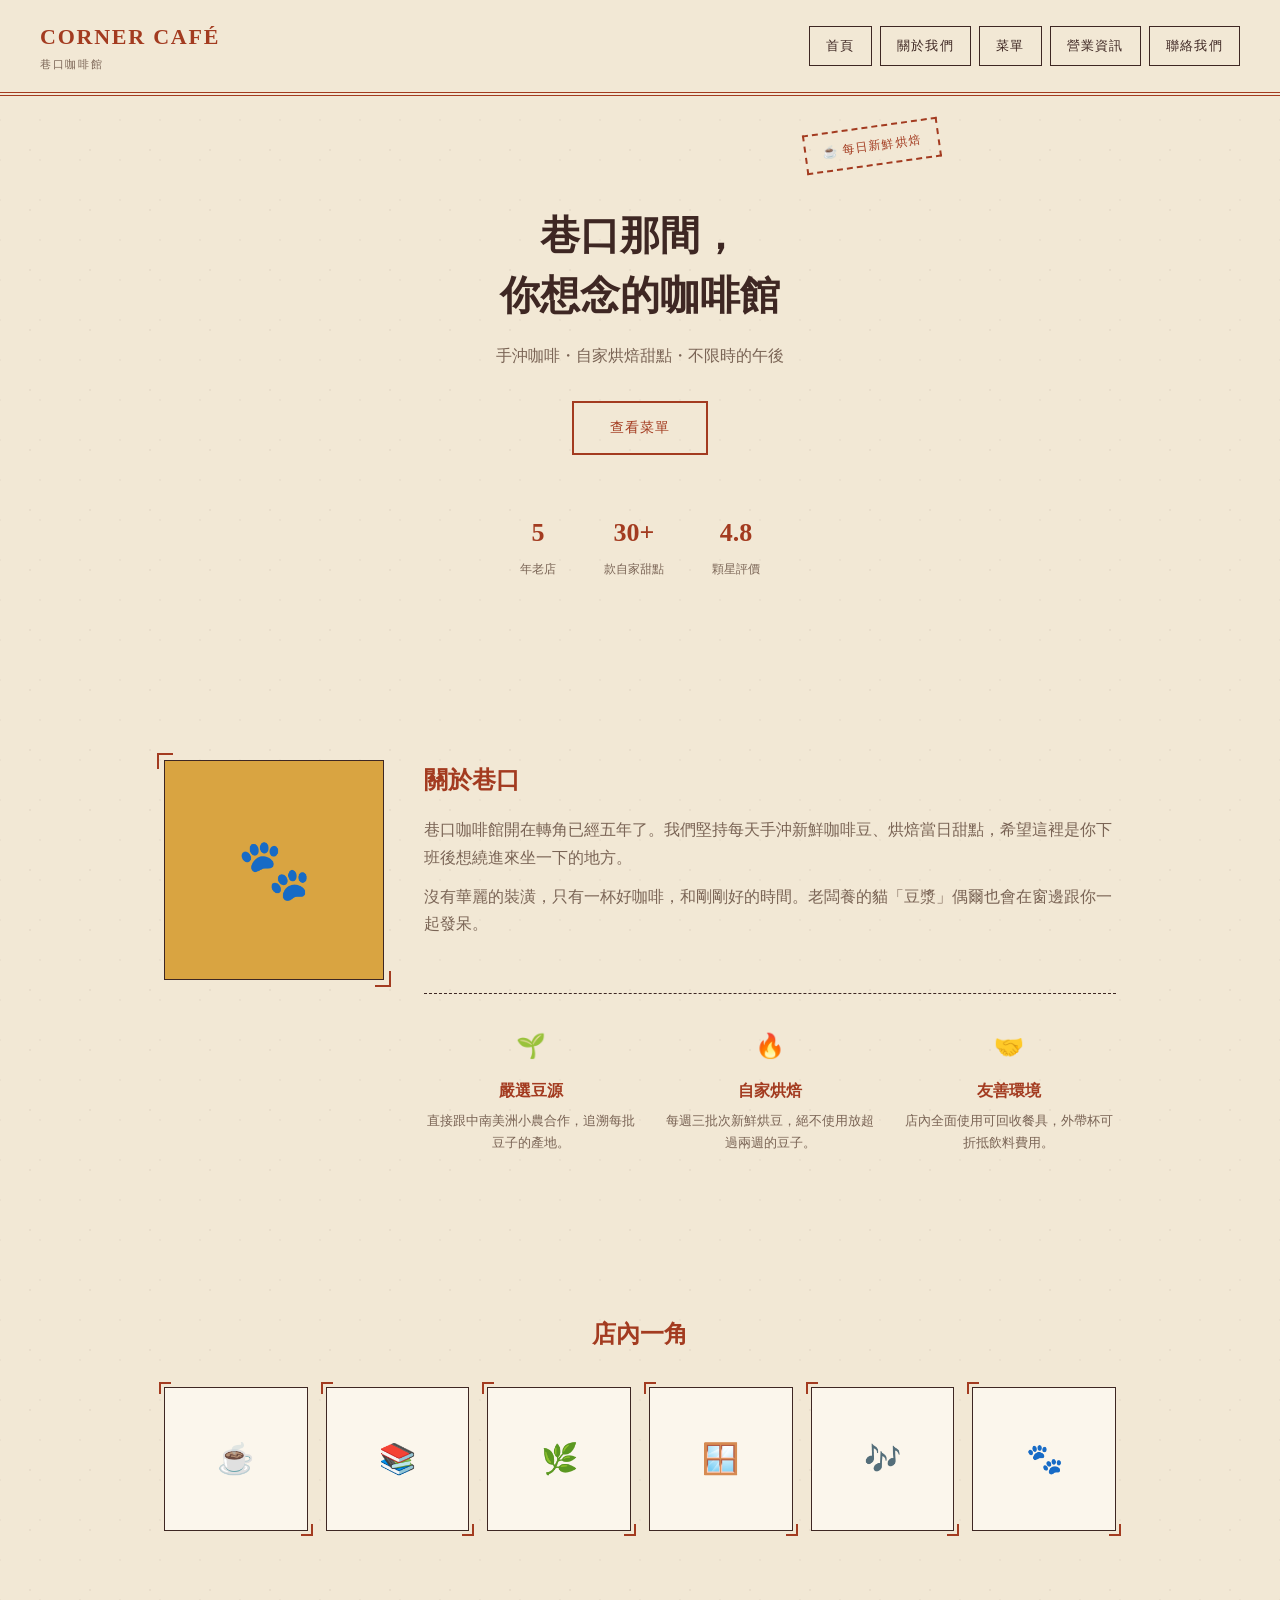
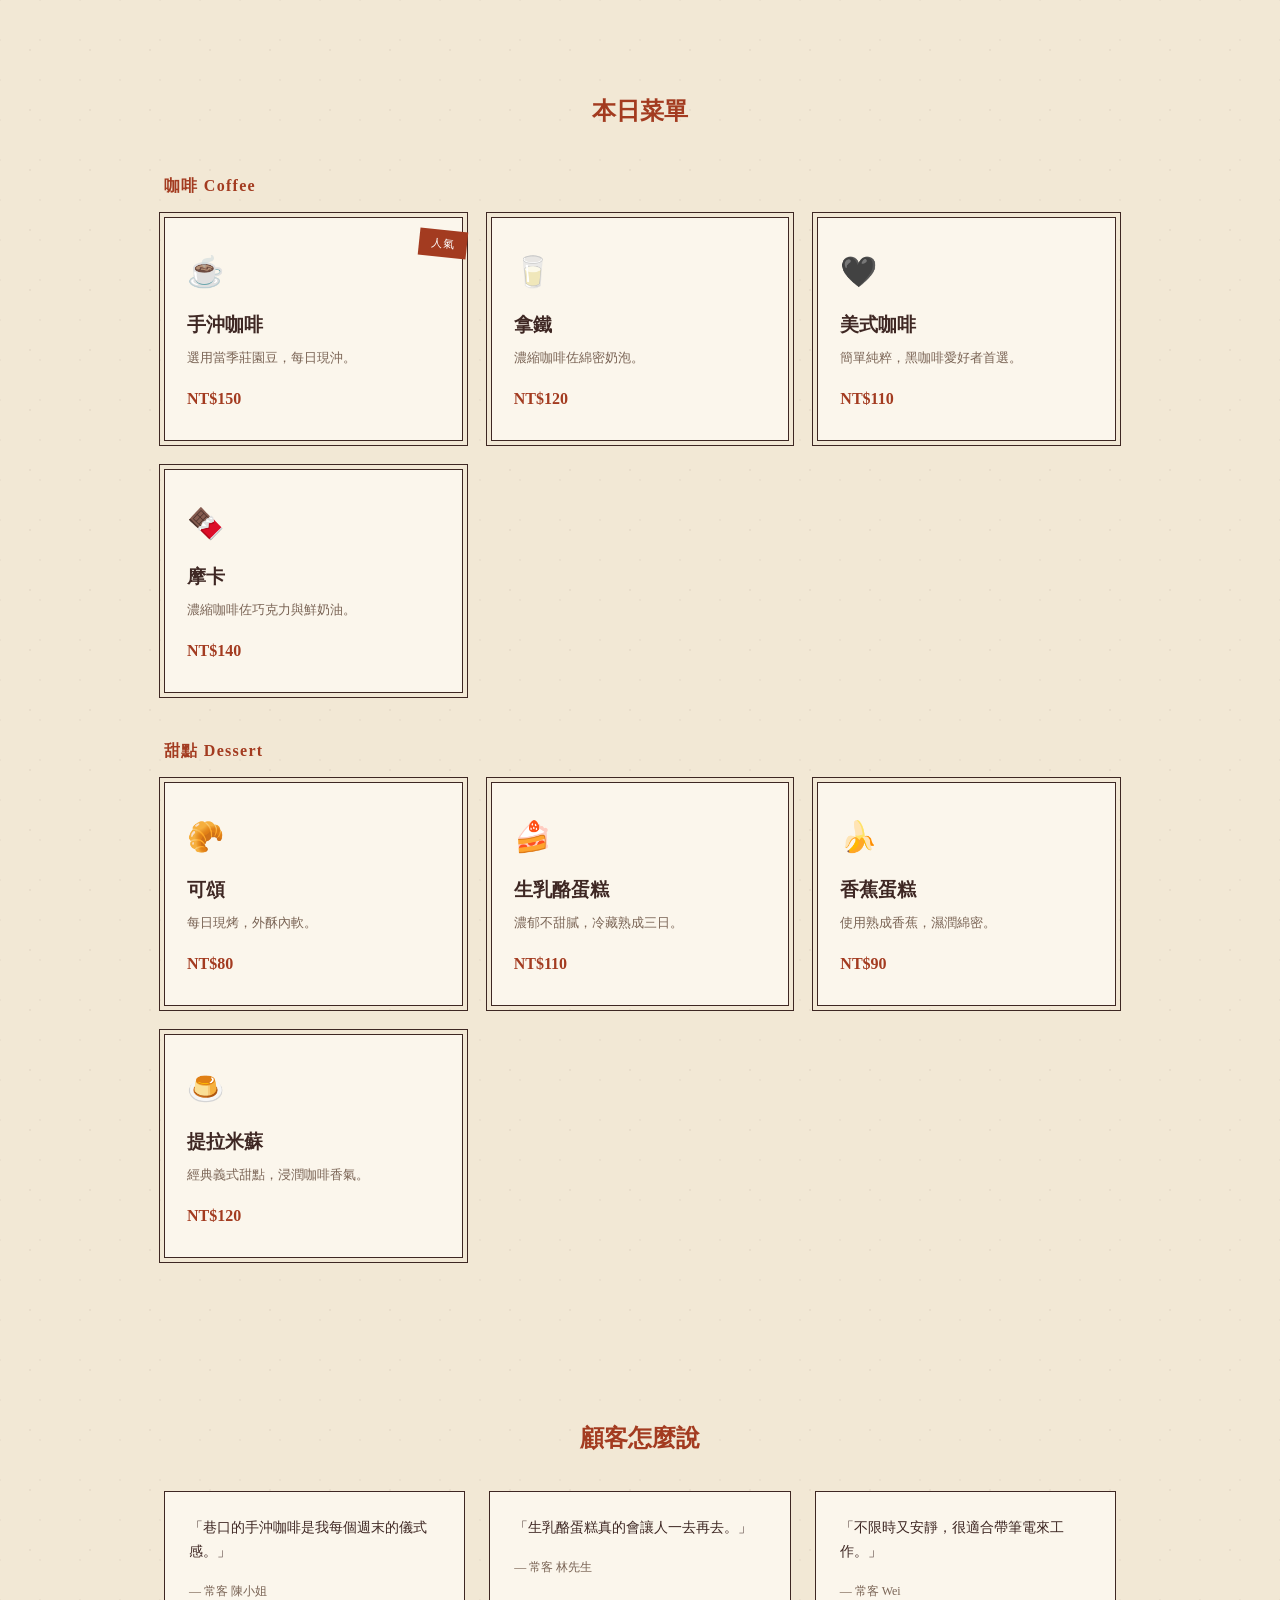
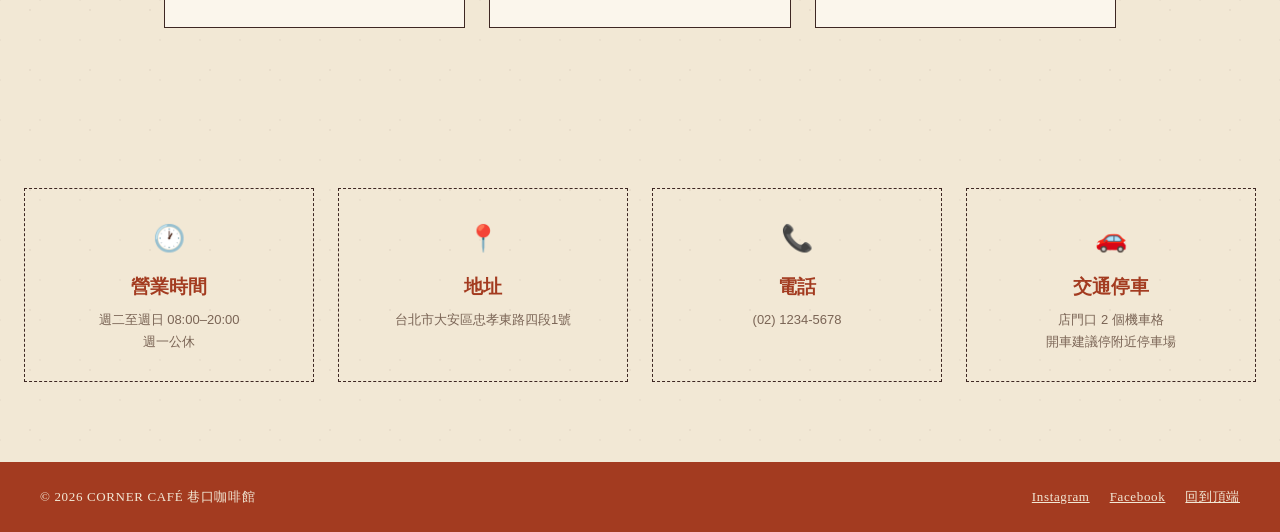
<file: mockups/index.html>
<!DOCTYPE html>
<html lang="zh-Hant">
<head>
<meta charset="UTF-8">
<meta name="viewport" content="width=device-width, initial-scale=1">
<title>巷口咖啡館 CORNER CAFÉ</title>
<!-- 同一份 HTML，換一行 CSS 連結就換一種風格：
     modern.css（現代簡約）／playful.css（活潑卡片風）／retro.css（混搭懷舊感） -->
<!-- <link rel="stylesheet" href="modern.css"> -->
<!-- <link rel="stylesheet" href="playful.css"> -->
<link rel="stylesheet" href="retro.css">
</head>
<body>

<header id="header">
    <div class="brand">CORNER CAFÉ<span>巷口咖啡館</span></div>
    <nav>
        <ul>
            <li><a href="#hero">首頁</a></li>
            <li><a href="#about">關於我們</a></li>
            <li><a href="#menu">菜單</a></li>
            <li><a href="#info">營業資訊</a></li>
            <li><a href="#contact">聯絡我們</a></li>
        </ul>
    </nav>
</header>

<section id="hero">
    <span class="badge">☕ 每日新鮮烘焙</span>
    <h1>巷口那間，<br>你想念的咖啡館</h1>
    <p>手沖咖啡・自家烘焙甜點・不限時的午後</p>
    <a class="cta" href="#menu">查看菜單</a>
    <div class="stats">
        <div class="stat"><strong>5</strong><span>年老店</span></div>
        <div class="stat"><strong>30+</strong><span>款自家甜點</span></div>
        <div class="stat"><strong>4.8</strong><span>顆星評價</span></div>
    </div>
</section>

<section id="about">
    <div class="about-photo">🐾</div>
    <div class="about-text">
        <h2>關於巷口</h2>
        <p>巷口咖啡館開在轉角已經五年了。我們堅持每天手沖新鮮咖啡豆、烘焙當日甜點，希望這裡是你下班後想繞進來坐一下的地方。</p>
        <p>沒有華麗的裝潢，只有一杯好咖啡，和剛剛好的時間。老闆養的貓「豆漿」偶爾也會在窗邊跟你一起發呆。</p>
    </div>
    <div class="commitment">
        <div class="commit-item">
            <span class="icon">🌱</span>
            <h4>嚴選豆源</h4>
            <p>直接跟中南美洲小農合作，追溯每批豆子的產地。</p>
        </div>
        <div class="commit-item">
            <span class="icon">🔥</span>
            <h4>自家烘焙</h4>
            <p>每週三批次新鮮烘豆，絕不使用放超過兩週的豆子。</p>
        </div>
        <div class="commit-item">
            <span class="icon">🤝</span>
            <h4>友善環境</h4>
            <p>店內全面使用可回收餐具，外帶杯可折抵飲料費用。</p>
        </div>
    </div>
</section>

<section id="gallery">
    <h2>店內一角</h2>
    <div class="gallery-grid">
        <div class="gallery-item">☕</div>
        <div class="gallery-item">📚</div>
        <div class="gallery-item">🌿</div>
        <div class="gallery-item">🪟</div>
        <div class="gallery-item">🎶</div>
        <div class="gallery-item">🐾</div>
    </div>
</section>

<section id="menu">
    <h2>本日菜單</h2>

    <h3 class="menu-category">咖啡 Coffee</h3>
    <div class="menu-grid">
        <article class="menu-card featured">
            <span class="ribbon">人氣</span>
            <div class="icon">☕</div>
            <h3>手沖咖啡</h3>
            <p>選用當季莊園豆，每日現沖。</p>
            <span class="price">NT$150</span>
        </article>
        <article class="menu-card">
            <div class="icon">🥛</div>
            <h3>拿鐵</h3>
            <p>濃縮咖啡佐綿密奶泡。</p>
            <span class="price">NT$120</span>
        </article>
        <article class="menu-card">
            <div class="icon">🖤</div>
            <h3>美式咖啡</h3>
            <p>簡單純粹，黑咖啡愛好者首選。</p>
            <span class="price">NT$110</span>
        </article>
        <article class="menu-card">
            <div class="icon">🍫</div>
            <h3>摩卡</h3>
            <p>濃縮咖啡佐巧克力與鮮奶油。</p>
            <span class="price">NT$140</span>
        </article>
    </div>

    <h3 class="menu-category">甜點 Dessert</h3>
    <div class="menu-grid">
        <article class="menu-card">
            <div class="icon">🥐</div>
            <h3>可頌</h3>
            <p>每日現烤，外酥內軟。</p>
            <span class="price">NT$80</span>
        </article>
        <article class="menu-card">
            <div class="icon">🍰</div>
            <h3>生乳酪蛋糕</h3>
            <p>濃郁不甜膩，冷藏熟成三日。</p>
            <span class="price">NT$110</span>
        </article>
        <article class="menu-card">
            <div class="icon">🍌</div>
            <h3>香蕉蛋糕</h3>
            <p>使用熟成香蕉，濕潤綿密。</p>
            <span class="price">NT$90</span>
        </article>
        <article class="menu-card">
            <div class="icon">🍮</div>
            <h3>提拉米蘇</h3>
            <p>經典義式甜點，浸潤咖啡香氣。</p>
            <span class="price">NT$120</span>
        </article>
    </div>
</section>

<section id="reviews">
    <h2>顧客怎麼說</h2>
    <div class="review-grid">
        <blockquote class="review">
            <p>「巷口的手沖咖啡是我每個週末的儀式感。」</p>
            <cite>— 常客 陳小姐</cite>
        </blockquote>
        <blockquote class="review">
            <p>「生乳酪蛋糕真的會讓人一去再去。」</p>
            <cite>— 常客 林先生</cite>
        </blockquote>
        <blockquote class="review">
            <p>「不限時又安靜，很適合帶筆電來工作。」</p>
            <cite>— 常客 Wei</cite>
        </blockquote>
    </div>
</section>

<section id="info">
    <div class="info-item">
        <span class="icon">🕐</span>
        <h3>營業時間</h3>
        <p>週二至週日 08:00–20:00<br>週一公休</p>
    </div>
    <div class="info-item">
        <span class="icon">📍</span>
        <h3>地址</h3>
        <p>台北市大安區忠孝東路四段1號</p>
    </div>
    <div class="info-item">
        <span class="icon">📞</span>
        <h3>電話</h3>
        <p>(02) 1234-5678</p>
    </div>
    <div class="info-item">
        <span class="icon">🚗</span>
        <h3>交通停車</h3>
        <p>店門口 2 個機車格<br>開車建議停附近停車場</p>
    </div>
</section>

<footer id="contact">
    <p>&copy; 2026 CORNER CAFÉ 巷口咖啡館</p>
    <div class="social">
        <a href="#">Instagram</a>
        <a href="#">Facebook</a>
        <a href="#hero">回到頂端</a>
    </div>
</footer>

</body>
</html>
</file>
<file: mockups/modern.css>
@charset "utf-8";

/* 風格 A：現代簡約
   大留白、細線條取代陰影、單一強調色、字重對比明確。 */

:root {
    --bg: #faf7f2;
    --text: #2b2b2b;
    --muted: #8a8378;
    --accent: #a9673b;
    --line: #e3ddd2;
}

* {
    margin: 0;
    padding: 0;
    box-sizing: border-box;
}

body {
    font-family: "Helvetica Neue", "PingFang TC", "Microsoft JhengHei", sans-serif;
    background-color: var(--bg);
    color: var(--text);
    line-height: 1.7;
}

h1, h2, h3 {
    font-weight: 600;
    letter-spacing: 0.02em;
}

section {
    max-width: 1000px;
    margin: 0 auto;
    padding: 80px 24px;
}

/* header + nav：flexbox */
#header {
    display: flex;
    justify-content: space-between;
    align-items: center;
    padding: 20px 40px;
    border-bottom: 1px solid var(--line);
    position: sticky;
    top: 0;
    background-color: var(--bg);
    z-index: 10;
}

.brand {
    font-size: 20px;
    font-weight: 700;
    letter-spacing: 0.06em;
}

.brand span {
    display: block;
    font-size: 11px;
    font-weight: 400;
    color: var(--muted);
    letter-spacing: 0.1em;
}

#header nav ul {
    display: flex;
    gap: 32px;
    list-style: none;
}

#header nav a {
    color: var(--text);
    text-decoration: none;
    font-size: 14px;
    padding-bottom: 4px;
    border-bottom: 1px solid transparent;
    transition: border-color 0.2s;
}

#header nav a:hover {
    border-color: var(--accent);
}

/* hero：position:relative/absolute */
#hero {
    position: relative;
    text-align: center;
    max-width: 640px;
    padding-top: 120px;
    padding-bottom: 100px;
}

.badge {
    position: absolute;
    top: 24px;
    right: 24px;
    border: 1px solid var(--accent);
    color: var(--accent);
    border-radius: 999px;
    padding: 4px 14px;
    font-size: 12px;
}

#hero h1 {
    font-size: 40px;
    line-height: 1.4;
    margin-bottom: 16px;
}

#hero p {
    color: var(--muted);
    margin-bottom: 32px;
}

.cta {
    display: inline-block;
    background-color: var(--accent);
    color: #fff;
    text-decoration: none;
    padding: 14px 36px;
    border-radius: 4px;
    font-size: 14px;
    letter-spacing: 0.05em;
    transition: opacity 0.2s;
}

.cta:hover {
    opacity: 0.85;
}

/* hero 統計列：flexbox */
.stats {
    display: flex;
    justify-content: center;
    gap: 48px;
    margin-top: 56px;
}

.stat {
    display: flex;
    flex-direction: column;
    align-items: center;
}

.stat strong {
    font-size: 28px;
    color: var(--accent);
}

.stat span {
    font-size: 12px;
    color: var(--muted);
    margin-top: 4px;
}

/* about：float（文繞圖，最經典的 float 用法） */
#about::after {
    content: "";
    display: block;
    clear: both;
}

.about-photo {
    float: left;
    width: 220px;
    height: 220px;
    margin: 0 40px 20px 0;
    background-color: #f0e6d8;
    border-radius: 8px;
    display: flex;
    align-items: center;
    justify-content: center;
    font-size: 56px;
}

.about-text h2 {
    margin-bottom: 16px;
}

.about-text p {
    margin-bottom: 12px;
    color: var(--muted);
}

/* 我們的堅持：flexbox 三欄 */
.commitment {
    display: flex;
    gap: 32px;
    margin-top: 56px;
    padding-top: 40px;
    border-top: 1px solid var(--line);
}

.commit-item {
    flex: 1;
}

.commit-item .icon {
    font-size: 24px;
    display: block;
    margin-bottom: 10px;
}

.commit-item h4 {
    margin-bottom: 6px;
    font-size: 15px;
}

.commit-item p {
    font-size: 13px;
    color: var(--muted);
}

/* 店內一角：grid 相片牆 */
#gallery h2 {
    text-align: center;
    margin-bottom: 32px;
}

.gallery-grid {
    display: grid;
    grid-template-columns: repeat(auto-fit, minmax(120px, 1fr));
    gap: 16px;
}

.gallery-item {
    aspect-ratio: 1;
    display: flex;
    align-items: center;
    justify-content: center;
    font-size: 32px;
    background-color: #f0e6d8;
    border-radius: 8px;
}

/* 菜單分類小標 */
.menu-category {
    margin: 40px 0 16px;
    font-size: 15px;
    letter-spacing: 0.08em;
    color: var(--accent);
}

.menu-category:first-of-type {
    margin-top: 0;
}

/* menu：grid */
#menu h2 {
    text-align: center;
    margin-bottom: 40px;
}

.menu-grid {
    display: grid;
    grid-template-columns: repeat(auto-fit, minmax(220px, 1fr));
    gap: 24px;
}

.menu-card {
    position: relative;
    border: 1px solid var(--line);
    border-radius: 8px;
    padding: 28px 24px;
}

.menu-card .icon {
    font-size: 30px;
    margin-bottom: 12px;
}

.menu-card h3 {
    margin-bottom: 6px;
}

.menu-card p {
    font-size: 13px;
    color: var(--muted);
    margin-bottom: 16px;
}

.menu-card .price {
    font-weight: 600;
    color: var(--accent);
}

.menu-card.featured .ribbon {
    position: absolute;
    top: -1px;
    right: -1px;
    background-color: var(--accent);
    color: #fff;
    font-size: 11px;
    padding: 4px 10px;
    border-radius: 0 8px 0 8px;
}

/* 顧客怎麼說：flexbox */
#reviews h2 {
    text-align: center;
    margin-bottom: 32px;
}

.review-grid {
    display: flex;
    gap: 24px;
    flex-wrap: wrap;
}

.review {
    flex: 1 1 220px;
    padding: 24px;
    border: 1px solid var(--line);
    border-radius: 8px;
}

.review p {
    font-size: 14px;
    margin-bottom: 12px;
}

.review cite {
    font-size: 12px;
    color: var(--muted);
    font-style: normal;
}

/* info：flexbox */
#info {
    display: flex;
    justify-content: space-around;
    flex-wrap: wrap;
    gap: 40px;
    background-color: #f2ece2;
    max-width: none;
    text-align: center;
}

.info-item .icon {
    font-size: 26px;
    display: block;
    margin-bottom: 10px;
}

.info-item h3 {
    margin-bottom: 6px;
    font-size: 15px;
}

.info-item p {
    font-size: 13px;
    color: var(--muted);
}

/* footer：flexbox */
#contact {
    display: flex;
    justify-content: space-between;
    align-items: center;
    max-width: none;
    padding: 24px 40px;
    border-top: 1px solid var(--line);
    font-size: 13px;
    color: var(--muted);
}

#contact a {
    color: var(--muted);
    text-decoration: none;
}

#contact a:hover {
    color: var(--accent);
}

.social {
    display: flex;
    gap: 20px;
}
</file>
<file: mockups/playful.css>
@charset "utf-8";

/* 風格 B：活潑卡片風
   大量圓角、彩色陰影、hover 動畫，卡片感重。 */

:root {
    --bg: #fff8ef;
    --text: #3a2a1c;
    --muted: #8a715c;
    --orange: #ff7a45;
    --pink: #ff4d6d;
    --teal: #06b6a1;
    --yellow: #ffc93c;
}

* {
    margin: 0;
    padding: 0;
    box-sizing: border-box;
}

body {
    font-family: "Microsoft JhengHei", "PingFang TC", "Comic Sans MS", sans-serif;
    background-color: var(--bg);
    color: var(--text);
    line-height: 1.7;
}

section {
    max-width: 1040px;
    margin: 0 auto;
    padding: 80px 24px;
}

h1, h2, h3 {
    font-weight: 800;
}

/* header + nav：flexbox，藥丸狀按鈕 */
#header {
    display: flex;
    justify-content: space-between;
    align-items: center;
    padding: 16px 40px;
    position: sticky;
    top: 0;
    background-color: var(--bg);
    z-index: 10;
}

.brand {
    font-size: 22px;
    font-weight: 800;
    color: var(--orange);
}

.brand span {
    display: block;
    font-size: 11px;
    font-weight: 400;
    color: var(--muted);
}

#header nav ul {
    display: flex;
    gap: 12px;
    list-style: none;
}

#header nav a {
    display: block;
    color: var(--text);
    text-decoration: none;
    font-size: 14px;
    font-weight: 700;
    padding: 8px 18px;
    border-radius: 999px;
    transition: background-color 0.2s, color 0.2s;
}

#header nav a:hover {
    background-color: var(--orange);
    color: #fff;
}

/* hero：position:relative/absolute 做背景色塊 */
#hero {
    position: relative;
    text-align: center;
    max-width: 640px;
    padding-top: 100px;
    padding-bottom: 100px;
}

#hero::before {
    content: "";
    position: absolute;
    top: -40px;
    left: 50%;
    transform: translateX(-50%);
    width: 480px;
    height: 480px;
    background: linear-gradient(135deg, var(--yellow), var(--orange));
    border-radius: 42% 58% 65% 35% / 45% 40% 60% 55%;
    z-index: -1;
    opacity: 0.35;
}

.badge {
    position: absolute;
    top: 20px;
    right: 10px;
    background-color: var(--teal);
    color: #fff;
    border-radius: 999px;
    padding: 6px 16px;
    font-size: 12px;
    font-weight: 700;
    box-shadow: 0 6px 14px rgba(6, 182, 161, 0.35);
}

#hero h1 {
    font-size: 42px;
    line-height: 1.4;
    margin-bottom: 16px;
}

#hero p {
    color: var(--muted);
    margin-bottom: 32px;
    font-weight: 700;
}

.cta {
    display: inline-block;
    background-color: var(--pink);
    color: #fff;
    text-decoration: none;
    padding: 16px 40px;
    border-radius: 999px;
    font-size: 15px;
    font-weight: 800;
    box-shadow: 0 10px 20px rgba(255, 77, 109, 0.4);
    transition: transform 0.2s;
}

.cta:hover {
    transform: translateY(-3px) scale(1.03);
}

/* hero 統計列：flexbox */
.stats {
    display: flex;
    justify-content: center;
    gap: 40px;
    margin-top: 56px;
}

.stat {
    display: flex;
    flex-direction: column;
    align-items: center;
    background-color: #fff;
    border-radius: 16px;
    padding: 14px 24px;
    box-shadow: 0 10px 20px rgba(58, 42, 28, 0.08);
}

.stat strong {
    font-size: 26px;
    color: var(--pink);
}

.stat span {
    font-size: 12px;
    color: var(--muted);
    margin-top: 4px;
    font-weight: 700;
}

/* about：float，圓形照片框 + 微傾斜 */
#about::after {
    content: "";
    display: block;
    clear: both;
}

.about-photo {
    float: left;
    width: 220px;
    height: 220px;
    margin: 0 40px 20px 0;
    background: linear-gradient(135deg, var(--teal), #8fe3d6);
    border-radius: 50%;
    display: flex;
    align-items: center;
    justify-content: center;
    font-size: 64px;
    transform: rotate(-4deg);
    box-shadow: 0 16px 30px rgba(6, 182, 161, 0.3);
}

.about-text h2 {
    margin-bottom: 16px;
    color: var(--orange);
}

.about-text p {
    margin-bottom: 12px;
    color: var(--muted);
    font-weight: 500;
}

/* 我們的堅持：flexbox 三欄彩色卡片 */
.commitment {
    display: flex;
    gap: 24px;
    margin-top: 56px;
}

.commit-item {
    flex: 1;
    background-color: #fff;
    border-radius: 16px;
    padding: 24px 20px;
    text-align: center;
    box-shadow: 0 10px 20px rgba(58, 42, 28, 0.08);
}

.commit-item .icon {
    font-size: 28px;
    display: block;
    margin-bottom: 10px;
}

.commit-item h4 {
    margin-bottom: 6px;
    color: var(--teal);
}

.commit-item p {
    font-size: 13px;
    color: var(--muted);
}

/* 店內一角：grid 圓角相片牆 */
#gallery h2 {
    text-align: center;
    margin-bottom: 32px;
    color: var(--orange);
}

.gallery-grid {
    display: grid;
    grid-template-columns: repeat(auto-fit, minmax(120px, 1fr));
    gap: 18px;
}

.gallery-item {
    aspect-ratio: 1;
    display: flex;
    align-items: center;
    justify-content: center;
    font-size: 34px;
    border-radius: 16px;
    background: linear-gradient(135deg, var(--yellow), var(--teal));
    box-shadow: 0 10px 20px rgba(58, 42, 28, 0.1);
}

.gallery-item:nth-child(2n) {
    background: linear-gradient(135deg, var(--orange), var(--pink));
}

/* 菜單分類小標 */
.menu-category {
    margin: 44px 0 20px;
    font-size: 16px;
    color: var(--pink);
}

.menu-category:first-of-type {
    margin-top: 0;
}

/* menu：grid，彩色卡片 + hover 上浮 */
#menu h2 {
    text-align: center;
    margin-bottom: 40px;
    color: var(--orange);
}

.menu-grid {
    display: grid;
    grid-template-columns: repeat(auto-fit, minmax(220px, 1fr));
    gap: 28px;
}

.menu-card {
    position: relative;
    background-color: #fff;
    border-radius: 20px;
    padding: 30px 24px;
    box-shadow: 0 12px 24px rgba(58, 42, 28, 0.08);
    border-top: 6px solid var(--teal);
    transition: transform 0.2s, box-shadow 0.2s;
}

.menu-grid .menu-card:nth-child(2) { border-top-color: var(--pink); }
.menu-grid .menu-card:nth-child(3) { border-top-color: var(--yellow); }
.menu-grid .menu-card:nth-child(4) { border-top-color: var(--orange); }
.menu-grid .menu-card:nth-child(5) { border-top-color: var(--teal); }
.menu-grid .menu-card:nth-child(6) { border-top-color: var(--pink); }

.menu-card:hover {
    transform: translateY(-8px);
    box-shadow: 0 20px 32px rgba(58, 42, 28, 0.16);
}

.menu-card .icon {
    font-size: 34px;
    margin-bottom: 12px;
}

.menu-card h3 {
    margin-bottom: 6px;
}

.menu-card p {
    font-size: 13px;
    color: var(--muted);
    margin-bottom: 16px;
}

.menu-card .price {
    display: inline-block;
    font-weight: 800;
    color: #fff;
    background-color: var(--orange);
    padding: 4px 14px;
    border-radius: 999px;
    font-size: 13px;
}

.menu-card.featured .ribbon {
    position: absolute;
    top: -12px;
    right: 20px;
    background-color: var(--pink);
    color: #fff;
    font-size: 12px;
    font-weight: 800;
    padding: 6px 14px;
    border-radius: 999px;
    transform: rotate(6deg);
    box-shadow: 0 8px 14px rgba(255, 77, 109, 0.4);
}

/* 顧客怎麼說：flexbox 彩色留言卡 */
#reviews h2 {
    text-align: center;
    margin-bottom: 32px;
    color: var(--teal);
}

.review-grid {
    display: flex;
    gap: 24px;
    flex-wrap: wrap;
}

.review {
    flex: 1 1 220px;
    background-color: #fff;
    border-radius: 16px;
    padding: 26px;
    box-shadow: 0 10px 20px rgba(58, 42, 28, 0.08);
    border-left: 6px solid var(--yellow);
}

.review p {
    font-size: 14px;
    margin-bottom: 12px;
    font-weight: 700;
}

.review cite {
    font-size: 12px;
    color: var(--muted);
    font-style: normal;
}

/* info：flexbox 彩色面板 */
#info {
    display: flex;
    justify-content: center;
    flex-wrap: wrap;
    gap: 24px;
    max-width: none;
}

.info-item {
    background-color: #fff;
    border-radius: 20px;
    padding: 32px 28px;
    text-align: center;
    box-shadow: 0 12px 24px rgba(58, 42, 28, 0.08);
    flex: 1 1 220px;
}

.info-item .icon {
    display: inline-flex;
    align-items: center;
    justify-content: center;
    width: 52px;
    height: 52px;
    border-radius: 50%;
    background-color: var(--yellow);
    font-size: 24px;
    margin-bottom: 12px;
}

.info-item h3 {
    margin-bottom: 6px;
    color: var(--orange);
}

.info-item p {
    font-size: 13px;
    color: var(--muted);
}

/* footer：flexbox */
#contact {
    display: flex;
    justify-content: space-between;
    align-items: center;
    max-width: none;
    padding: 24px 40px;
    background-color: var(--orange);
    color: #fff;
    font-size: 13px;
    font-weight: 700;
}

#contact a {
    color: #fff;
    text-decoration: underline;
}

.social {
    display: flex;
    gap: 20px;
}
</file>
<file: mockups/retro.css>
@charset "utf-8";

/* 風格 C：混搭懷舊感
   暖色調、襯線標題、虛線/雙線邊框、印章式徽章，
   但排版骨架（flex/grid/position）跟另外兩版一樣現代。 */

:root {
    --bg: #f2e8d5;
    --text: #3e2723;
    --muted: #7a6455;
    --mustard: #d9a441;
    --brick: #a33b20;
}

* {
    margin: 0;
    padding: 0;
    box-sizing: border-box;
}

body {
    font-family: Georgia, "Noto Serif TC", "PingFang TC", serif;
    color: var(--text);
    line-height: 1.7;
    background-color: var(--bg);
    background-image:
        radial-gradient(rgba(62, 39, 35, 0.05) 1px, transparent 1px),
        radial-gradient(rgba(62, 39, 35, 0.04) 1px, transparent 1px);
    background-size: 60px 60px, 40px 40px;
    background-position: 0 0, 20px 20px;
}

section {
    max-width: 1000px;
    margin: 0 auto;
    padding: 80px 24px;
}

h1, h2, h3 {
    font-weight: 700;
}

/* header + nav：flexbox，方形按鈕 */
#header {
    display: flex;
    justify-content: space-between;
    align-items: center;
    padding: 18px 40px;
    border-bottom: 4px double var(--brick);
    position: sticky;
    top: 0;
    background-color: var(--bg);
    z-index: 10;
}

.brand {
    font-size: 22px;
    font-weight: 700;
    letter-spacing: 0.08em;
    color: var(--brick);
}

.brand span {
    display: block;
    font-size: 11px;
    font-weight: 400;
    font-family: "PingFang TC", "Microsoft JhengHei", sans-serif;
    color: var(--muted);
    letter-spacing: 0.15em;
}

#header nav ul {
    display: flex;
    gap: 8px;
    list-style: none;
}

#header nav a {
    display: block;
    color: var(--text);
    text-decoration: none;
    font-size: 13px;
    letter-spacing: 0.1em;
    padding: 8px 16px;
    border: 1px solid var(--text);
    transition: background-color 0.2s, color 0.2s;
}

#header nav a:hover {
    background-color: var(--brick);
    border-color: var(--brick);
    color: #fff;
}

/* hero：position:relative/absolute，印章式徽章 */
#hero {
    position: relative;
    text-align: center;
    max-width: 640px;
    padding-top: 110px;
    padding-bottom: 100px;
}

.badge {
    position: absolute;
    top: 30px;
    right: 20px;
    border: 2px dashed var(--brick);
    color: var(--brick);
    padding: 8px 16px;
    font-size: 12px;
    letter-spacing: 0.1em;
    transform: rotate(-8deg);
}

#hero h1 {
    font-size: 40px;
    line-height: 1.5;
    margin-bottom: 16px;
}

#hero p {
    color: var(--muted);
    margin-bottom: 32px;
    font-family: "PingFang TC", "Microsoft JhengHei", sans-serif;
}

.cta {
    display: inline-block;
    background-color: transparent;
    color: var(--brick);
    text-decoration: none;
    padding: 13px 36px;
    border: 2px solid var(--brick);
    font-size: 14px;
    letter-spacing: 0.08em;
    transition: background-color 0.2s, color 0.2s;
}

.cta:hover {
    background-color: var(--brick);
    color: #fff;
}

/* hero 統計列：flexbox */
.stats {
    display: flex;
    justify-content: center;
    gap: 48px;
    margin-top: 56px;
}

.stat {
    display: flex;
    flex-direction: column;
    align-items: center;
}

.stat strong {
    font-size: 26px;
    color: var(--brick);
}

.stat span {
    font-size: 12px;
    color: var(--muted);
    margin-top: 4px;
    font-family: "PingFang TC", "Microsoft JhengHei", sans-serif;
}

/* about：float，相片四角加「相框角標」裝飾（用 CSS 畫，不用圖片） */
#about::after {
    content: "";
    display: block;
    clear: both;
}

.about-photo {
    position: relative;
    float: left;
    width: 220px;
    height: 220px;
    margin: 0 40px 20px 0;
    background-color: var(--mustard);
    border: 1px solid var(--text);
    display: flex;
    align-items: center;
    justify-content: center;
    font-size: 60px;
}

.about-photo::before,
.about-photo::after {
    content: "";
    position: absolute;
    width: 14px;
    height: 14px;
    border: 2px solid var(--brick);
}

.about-photo::before {
    top: -8px;
    left: -8px;
    border-width: 2px 0 0 2px;
}

.about-photo::after {
    bottom: -8px;
    right: -8px;
    border-width: 0 2px 2px 0;
}

.about-text h2 {
    margin-bottom: 16px;
    color: var(--brick);
}

.about-text p {
    margin-bottom: 12px;
    color: var(--muted);
    font-family: "PingFang TC", "Microsoft JhengHei", sans-serif;
}

/* 我們的堅持：flexbox 三欄 */
.commitment {
    display: flex;
    gap: 24px;
    margin-top: 56px;
    padding-top: 32px;
    border-top: 1px dashed var(--text);
}

.commit-item {
    flex: 1;
    text-align: center;
}

.commit-item .icon {
    font-size: 24px;
    display: block;
    margin-bottom: 10px;
}

.commit-item h4 {
    margin-bottom: 6px;
    color: var(--brick);
}

.commit-item p {
    font-size: 13px;
    color: var(--muted);
    font-family: "PingFang TC", "Microsoft JhengHei", sans-serif;
}

/* 店內一角：grid 相片牆（沿用相框角標） */
#gallery h2 {
    text-align: center;
    margin-bottom: 32px;
    color: var(--brick);
}

.gallery-grid {
    display: grid;
    grid-template-columns: repeat(auto-fit, minmax(120px, 1fr));
    gap: 18px;
}

.gallery-item {
    position: relative;
    aspect-ratio: 1;
    display: flex;
    align-items: center;
    justify-content: center;
    font-size: 30px;
    background-color: #fbf6ec;
    border: 1px solid var(--text);
}

.gallery-item::before,
.gallery-item::after {
    content: "";
    position: absolute;
    width: 10px;
    height: 10px;
    border: 2px solid var(--brick);
}

.gallery-item::before {
    top: -6px;
    left: -6px;
    border-width: 2px 0 0 2px;
}

.gallery-item::after {
    bottom: -6px;
    right: -6px;
    border-width: 0 2px 2px 0;
}

/* 菜單分類小標 */
.menu-category {
    margin: 44px 0 18px;
    font-size: 16px;
    letter-spacing: 0.08em;
    color: var(--brick);
}

.menu-category:first-of-type {
    margin-top: 0;
}

/* menu：grid，食譜卡風格 */
#menu h2 {
    text-align: center;
    margin-bottom: 40px;
    color: var(--brick);
}

.menu-grid {
    display: grid;
    grid-template-columns: repeat(auto-fit, minmax(220px, 1fr));
    gap: 28px;
}

.menu-card {
    position: relative;
    background-color: #fbf6ec;
    border: 1px solid var(--text);
    outline: 1px solid var(--text);
    outline-offset: 4px;
    padding: 28px 22px;
}

.menu-card .icon {
    font-size: 30px;
    margin-bottom: 12px;
}

.menu-card h3 {
    margin-bottom: 6px;
}

.menu-card p {
    font-size: 13px;
    color: var(--muted);
    margin-bottom: 16px;
    font-family: "PingFang TC", "Microsoft JhengHei", sans-serif;
}

.menu-card .price {
    font-weight: 700;
    color: var(--brick);
}

.menu-card.featured .ribbon {
    position: absolute;
    top: 12px;
    right: -6px;
    background-color: var(--brick);
    color: #fff;
    font-size: 11px;
    letter-spacing: 0.1em;
    padding: 4px 12px;
    transform: rotate(6deg);
}

/* 顧客怎麼說：flexbox */
#reviews h2 {
    text-align: center;
    margin-bottom: 32px;
    color: var(--brick);
}

.review-grid {
    display: flex;
    gap: 24px;
    flex-wrap: wrap;
}

.review {
    flex: 1 1 220px;
    padding: 24px;
    background-color: #fbf6ec;
    border: 1px solid var(--text);
}

.review p {
    font-size: 14px;
    margin-bottom: 12px;
    font-family: "PingFang TC", "Microsoft JhengHei", sans-serif;
}

.review cite {
    font-size: 12px;
    color: var(--muted);
    font-style: normal;
}

/* info：flexbox */
#info {
    display: flex;
    justify-content: center;
    flex-wrap: wrap;
    gap: 24px;
    max-width: none;
}

.info-item {
    border: 1px dashed var(--text);
    padding: 28px 26px;
    text-align: center;
    flex: 1 1 220px;
}

.info-item .icon {
    font-size: 26px;
    display: block;
    margin-bottom: 10px;
}

.info-item h3 {
    margin-bottom: 6px;
    color: var(--brick);
}

.info-item p {
    font-size: 13px;
    color: var(--muted);
    font-family: "PingFang TC", "Microsoft JhengHei", sans-serif;
}

/* footer：flexbox */
#contact {
    display: flex;
    justify-content: space-between;
    align-items: center;
    max-width: none;
    padding: 24px 40px;
    background-color: var(--brick);
    color: #f2e8d5;
    font-size: 13px;
    letter-spacing: 0.05em;
}

#contact a {
    color: #f2e8d5;
}

.social {
    display: flex;
    gap: 20px;
}
</file>
